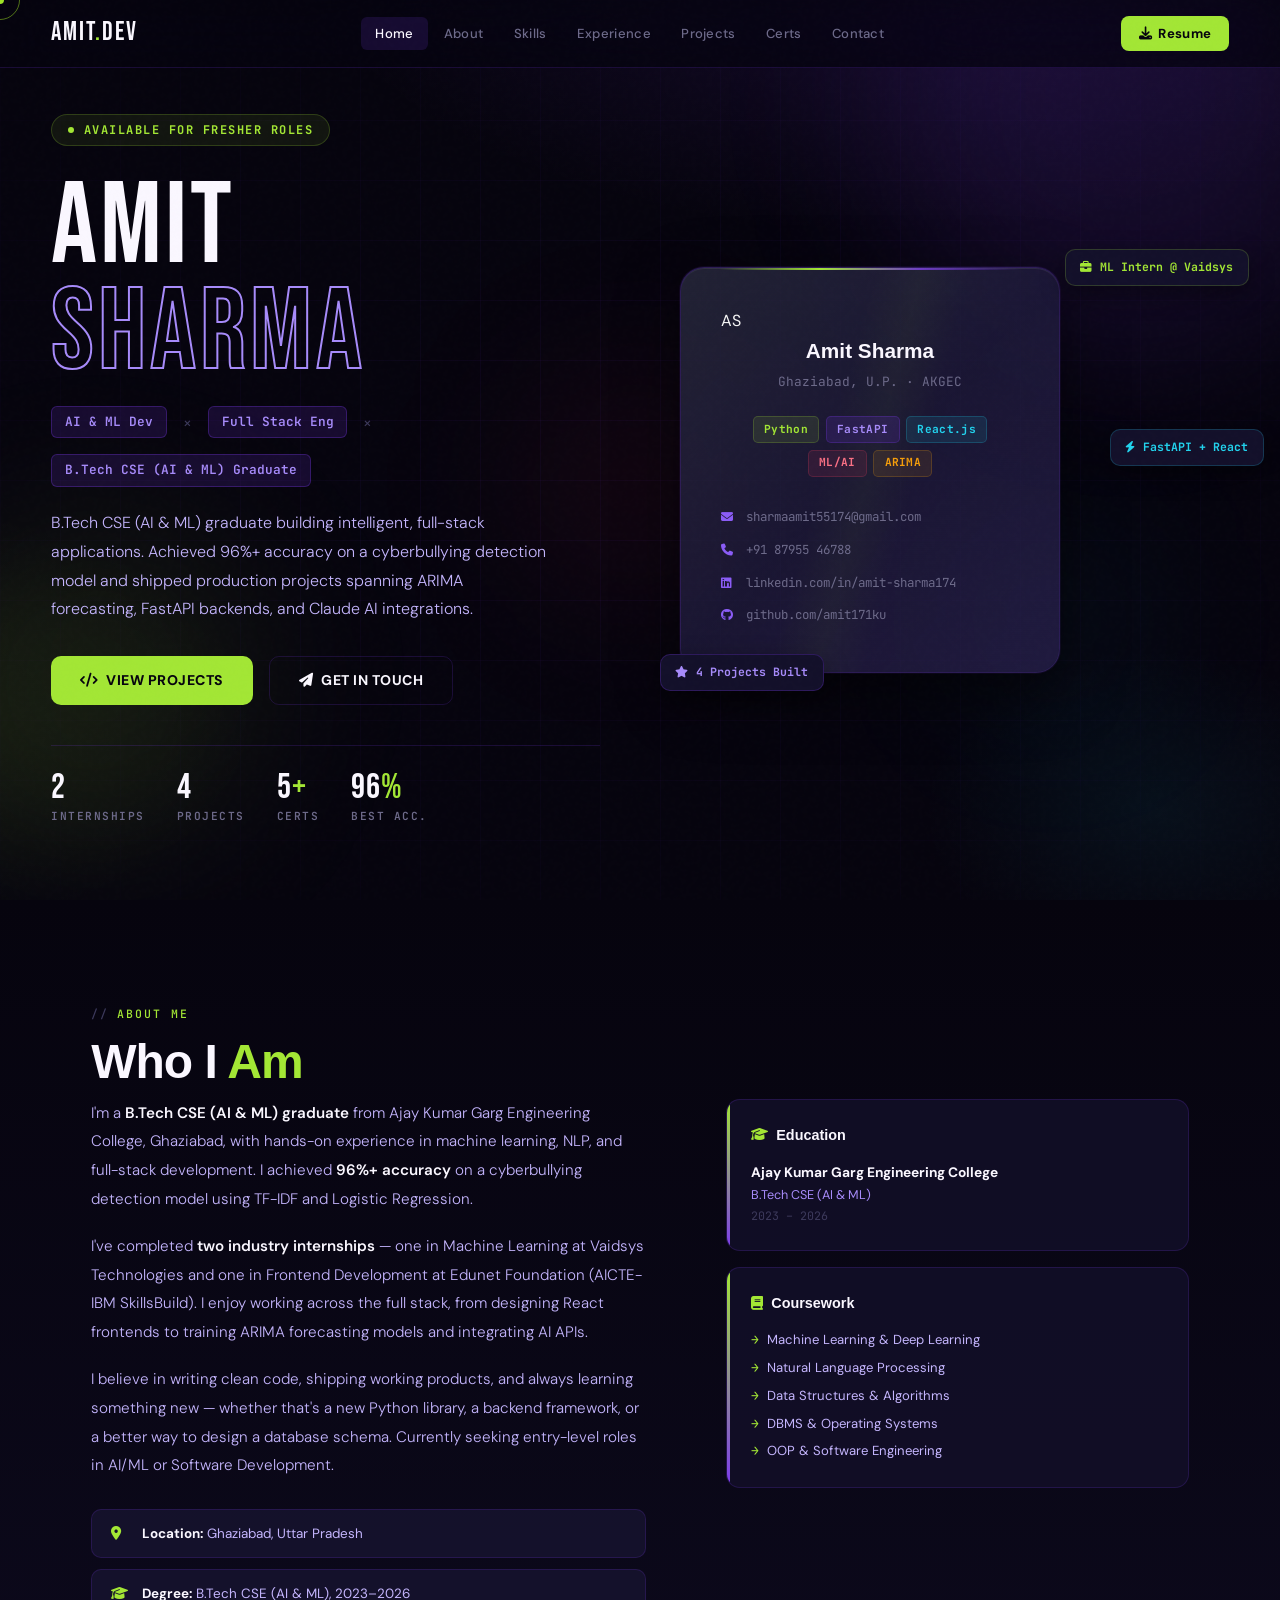
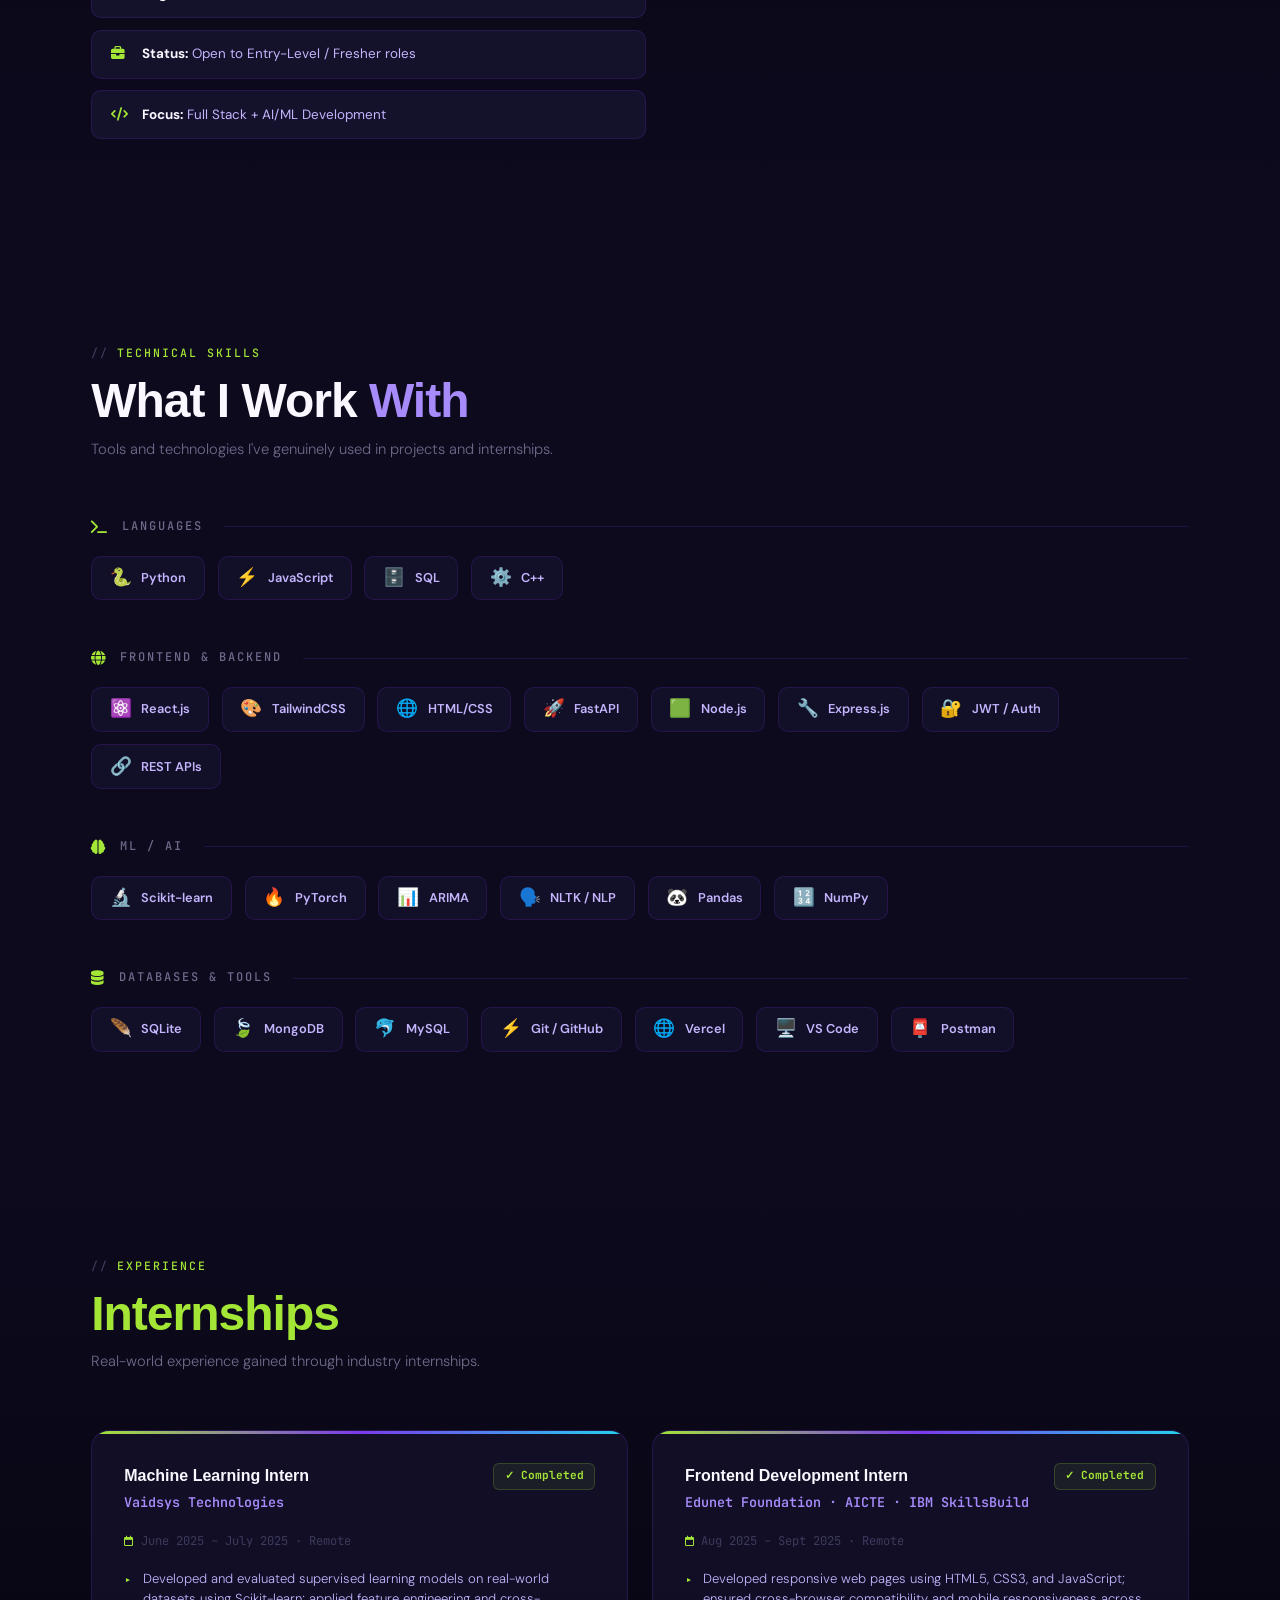
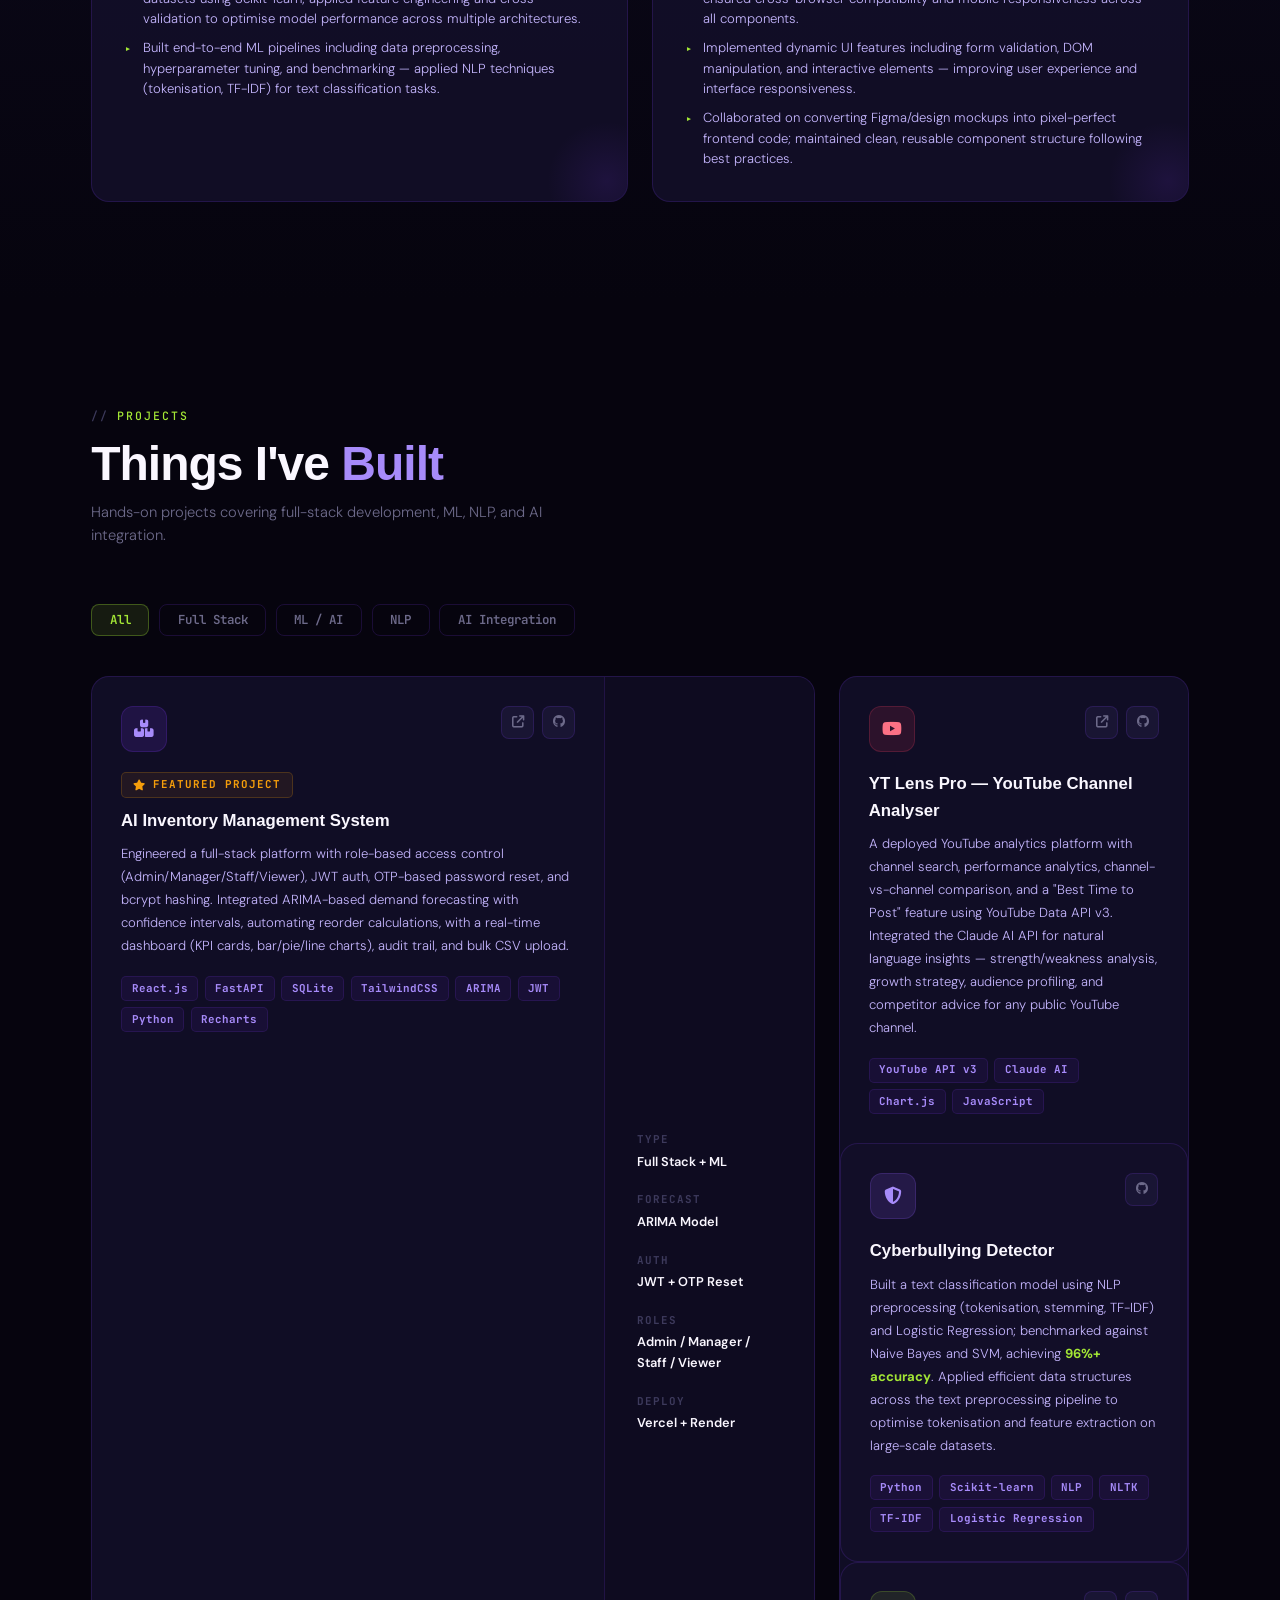
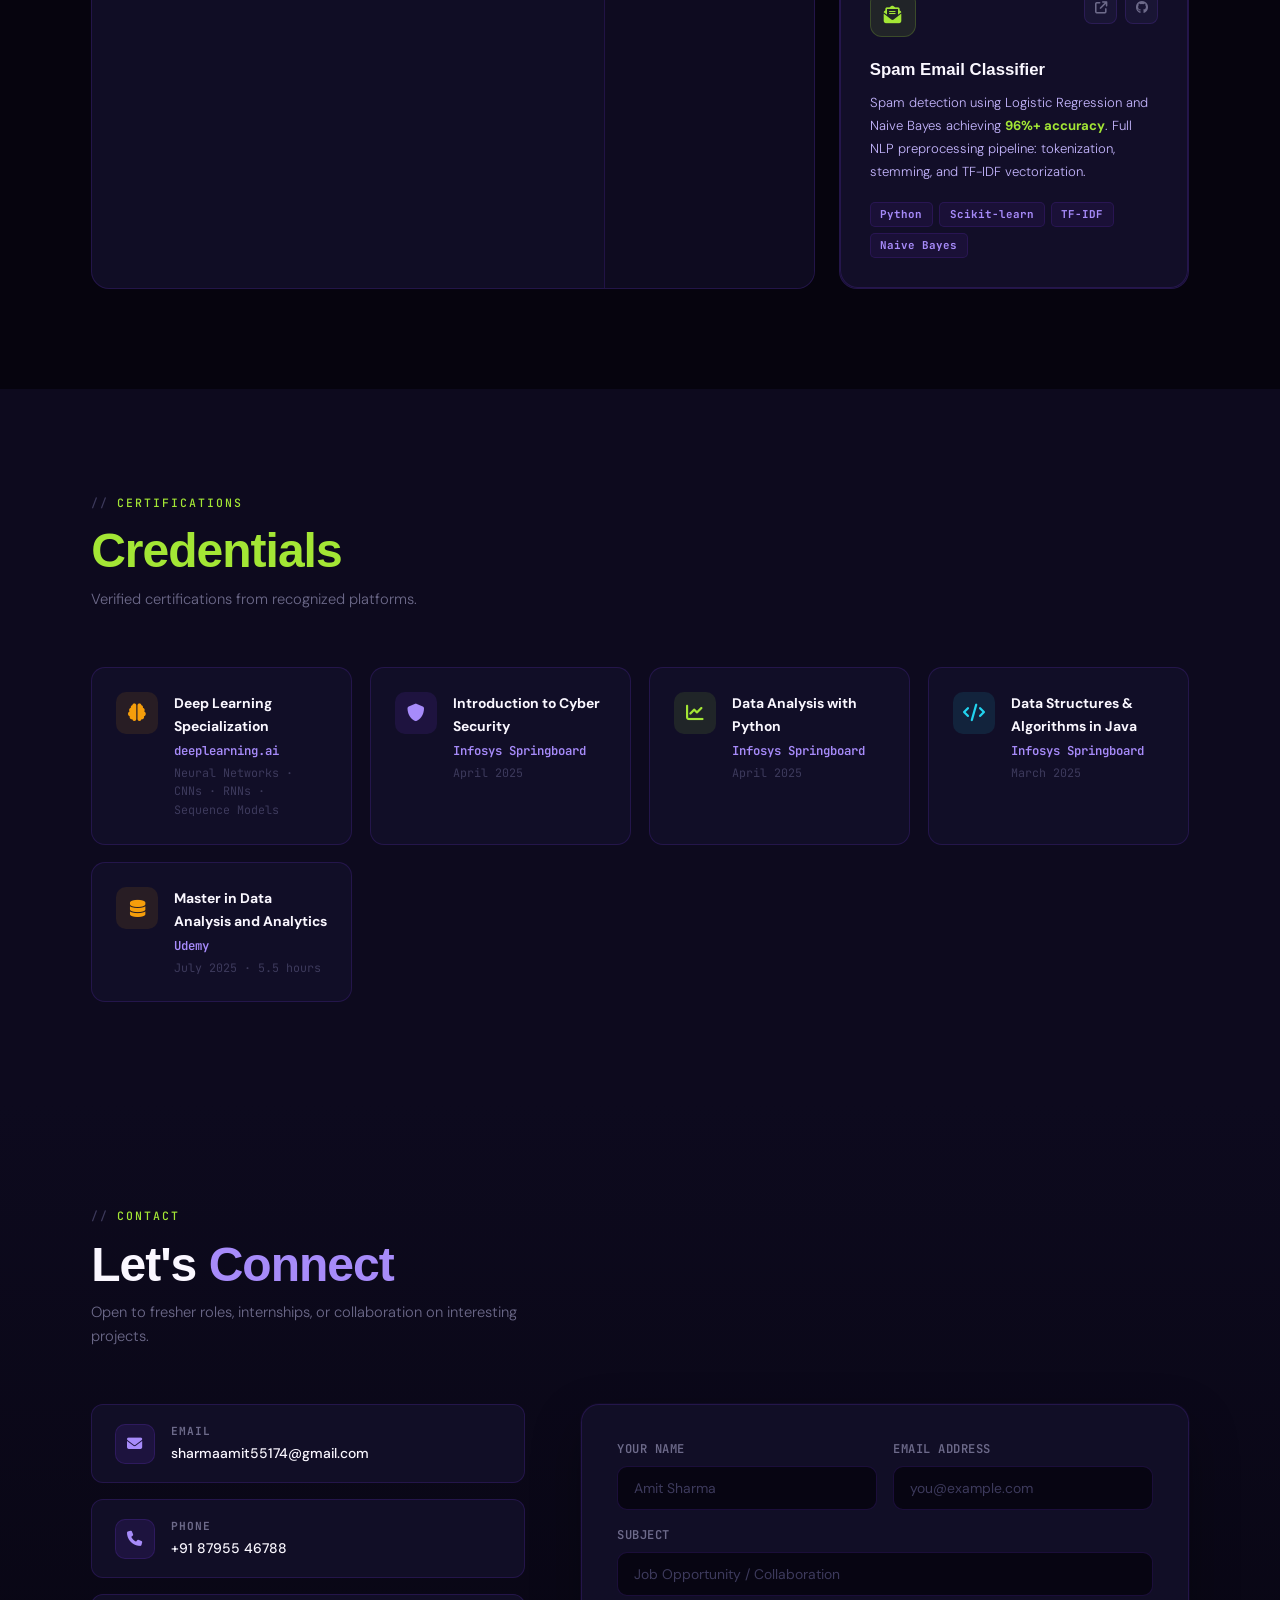
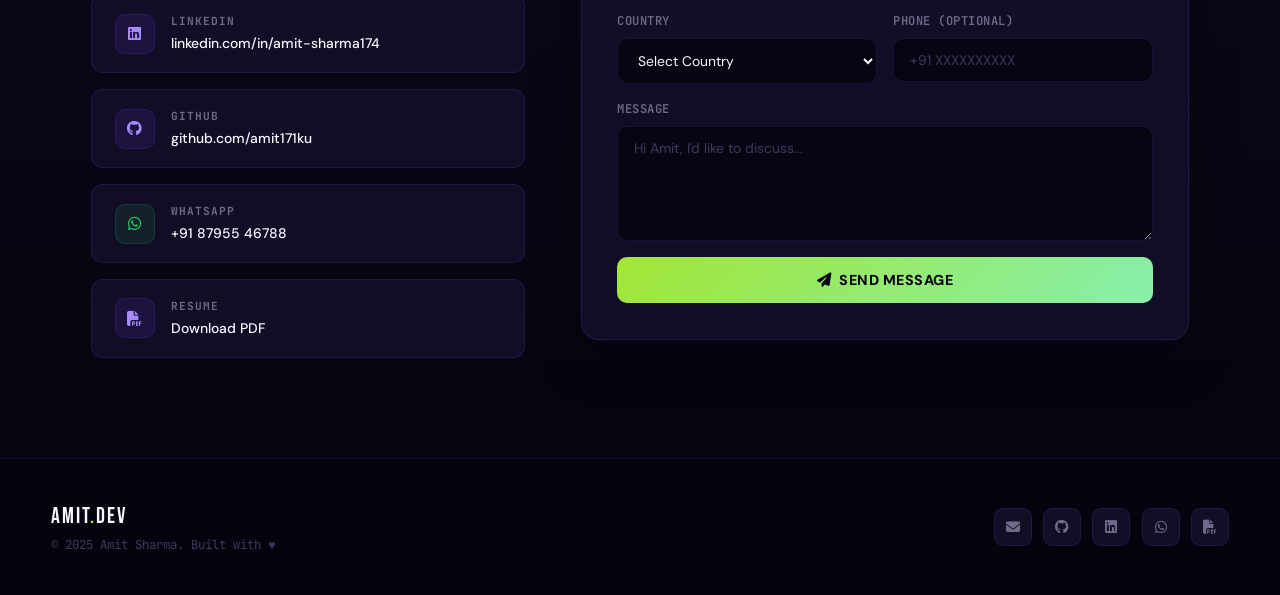
<file: index.html>
<!DOCTYPE html>
<html lang="en">
<head>
<meta charset="UTF-8"/>
<meta name="viewport" content="width=device-width,initial-scale=1"/>
<title>Amit Sharma | AI & ML Developer</title>
<link href="https://fonts.googleapis.com/css2?family=Clash+Display:wght@400;500;600;700&family=Cabinet+Grotesk:wght@300;400;500;700;800;900&family=JetBrains+Mono:wght@300;400;500&display=swap" rel="stylesheet"/>
<link href="https://fonts.googleapis.com/css2?family=Bebas+Neue&family=DM+Sans:ital,wght@0,300;0,400;0,500;0,600;1,300&display=swap" rel="stylesheet"/>
<link rel="stylesheet" href="https://cdnjs.cloudflare.com/ajax/libs/font-awesome/6.4.2/css/all.min.css"/>
<link rel="stylesheet" href="styles.css"/>
</head>
<body>

<!-- Cursor -->
<div class="cursor-dot" id="cd"></div>
<div class="cursor-ring" id="cr"></div>

<!-- Background -->
<div class="bg-scene"></div>
<div class="bg-grid"></div>
<div class="grain"></div>
<div class="orb orb-1"></div>
<div class="orb orb-2"></div>
<div class="orb orb-3"></div>
<div class="orb orb-4"></div>

<!-- ========== NAV ========== -->
<nav>
  <div class="nav-logo">AMIT<em>.</em>DEV</div>
  <div class="nav-links">
    <a href="#hero" class="active">Home</a>
    <a href="#about">About</a>
    <a href="#skills">Skills</a>
    <a href="#experience">Experience</a>
    <a href="#projects">Projects</a>
    <a href="#certifications">Certs</a>
    <a href="#contact">Contact</a>
  </div>
  <a href="https://drive.google.com/file/d/1beDQ29PFQPotC-BSXItRVUJwG29y3Wii/view?usp=sharing" target="_blank" class="nav-cta">
    <i class="fa-solid fa-download"></i> Resume
  </a>
  <button class="hamburger" id="hamburger"><i class="fa-solid fa-bars"></i></button>
</nav>
<div class="mobile-menu" id="mobileMenu">
  <a href="#hero">Home</a>
  <a href="#about">About</a>
  <a href="#skills">Skills</a>
  <a href="#experience">Experience</a>
  <a href="#projects">Projects</a>
  <a href="#certifications">Certifications</a>
  <a href="#contact">Contact</a>
  <a href="https://drive.google.com/file/d/1beDQ29PFQPotC-BSXItRVUJwG29y3Wii/view?usp=sharing" target="_blank" style="color:var(--lime)"><i class="fa-solid fa-download"></i> Download Resume</a>
</div>

<!-- ========== HERO ========== -->
<section id="hero">
  <div class="hero-inner">
    <div class="reveal">
      <div class="hero-eyebrow">
        <span class="eyebrow-dot"></span>
        Available for Fresher Roles
      </div>
      <div class="hero-name-wrap">
        <div class="hero-name-line name-plain">AMIT</div>
        <div class="hero-name-line name-outline">SHARMA</div>
      </div>
      <div class="hero-role-strip">
        <span class="role-pill">AI &amp; ML Dev</span>
        <span class="role-sep">×</span>
        <span class="role-pill">Full Stack Eng</span>
        <span class="role-sep">×</span>
        <span class="role-pill">B.Tech CSE (AI &amp; ML) Graduate</span>
      </div>
      <p class="hero-desc">
        B.Tech CSE (AI &amp; ML) graduate building intelligent, full-stack applications.
        Achieved 96%+ accuracy on a cyberbullying detection model and shipped production
        projects spanning ARIMA forecasting, FastAPI backends, and Claude AI integrations.
      </p>
      <div class="hero-btns">
        <a href="#projects" class="btn-primary"><i class="fa-solid fa-code"></i> View Projects</a>
        <a href="#contact" class="btn-ghost"><i class="fa-solid fa-paper-plane"></i> Get in Touch</a>
      </div>
      <div class="hero-stats">
        <div class="stat-item"><div class="n">2</div><div class="l">Internships</div></div>
        <div class="stat-item"><div class="n">4</div><div class="l">Projects</div></div>
        <div class="stat-item"><div class="n">5<em>+</em></div><div class="l">Certs</div></div>
        <div class="stat-item"><div class="n">96<em>%</em></div><div class="l">Best Acc.</div></div>
      </div>
    </div>

    <div class="card-3d-scene reveal rd2">
      <!-- Floating chips -->
      <div class="float-chip fc-1"><i class="fa-solid fa-briefcase"></i> ML Intern @ Vaidsys</div>
      <div class="float-chip fc-2"><i class="fa-solid fa-star"></i> 4 Projects Built</div>
      <div class="float-chip fc-3"><i class="fa-solid fa-bolt"></i> FastAPI + React</div>
      <div class="card-3d" id="card3d">
        <div class="card-shimmer"></div>
        <div class="card-avatar">
         <img 
           src="https://i.ibb.co/HfWPZTTX/file-00000000cd587209ab430c1027a13a6b.png" 
            alt="Amit Sharma"
            onerror="this.style.display='none';this.parentElement.innerHTML='AS';"
           />
        </div>
        <div class="card-name">Amit Sharma</div>
        <div class="card-sub">Ghaziabad, U.P. · AKGEC</div>
        <div class="card-chips">
          <span class="chip chip-l">Python</span>
          <span class="chip chip-v">FastAPI</span>
          <span class="chip chip-c">React.js</span>
          <span class="chip chip-r">ML/AI</span>
          <span class="chip chip-a">ARIMA</span>
        </div>
        <div class="card-contacts">
          <a href="mailto:sharmaamit55174@gmail.com" class="card-contact-item"><i class="fa-solid fa-envelope"></i> sharmaamit55174@gmail.com</a>
          <a href="tel:+918795546788" class="card-contact-item"><i class="fa-solid fa-phone"></i> +91 87955 46788</a>
          <a href="https://linkedin.com/in/amit-sharma174" target="_blank" class="card-contact-item"><i class="fa-brands fa-linkedin"></i> linkedin.com/in/amit-sharma174</a>
          <a href="https://github.com/amit171ku" target="_blank" class="card-contact-item"><i class="fa-brands fa-github"></i> github.com/amit171ku</a>
        </div>
      </div>
      <div class="hero-card-scroll-hint">
        <span>Tilt the card</span><i class="fa-solid fa-hand-pointer hint-arrow"></i>
      </div>
    </div>
  </div>
</section>

<!-- ========== ABOUT ========== -->
<section id="about">
  <div class="sec-wrap">
    <div class="sec-kicker">About Me</div>
    <h2 class="sec-title reveal">Who I <span class="hl-lime">Am</span></h2>
    <div class="about-grid">
      <div class="about-text reveal">
        <p>I'm a <strong>B.Tech CSE (AI &amp; ML) graduate</strong> from Ajay Kumar Garg Engineering College, Ghaziabad, with hands-on experience in machine learning, NLP, and full-stack development. I achieved <strong>96%+ accuracy</strong> on a cyberbullying detection model using TF-IDF and Logistic Regression.</p>
        <p>I've completed <strong>two industry internships</strong> — one in Machine Learning at Vaidsys Technologies and one in Frontend Development at Edunet Foundation (AICTE-IBM SkillsBuild). I enjoy working across the full stack, from designing React frontends to training ARIMA forecasting models and integrating AI APIs.</p>
        <p>I believe in writing clean code, shipping working products, and always learning something new — whether that's a new Python library, a backend framework, or a better way to design a database schema. Currently seeking entry-level roles in AI/ML or Software Development.</p>
        <div class="highlights">
          <div class="hl-item"><i class="fa-solid fa-location-dot"></i><span><strong>Location:</strong> Ghaziabad, Uttar Pradesh</span></div>
          <div class="hl-item"><i class="fa-solid fa-graduation-cap"></i><span><strong>Degree:</strong> B.Tech CSE (AI &amp; ML), 2023–2026</span></div>
          <div class="hl-item"><i class="fa-solid fa-briefcase"></i><span><strong>Status:</strong> Open to Entry-Level / Fresher roles</span></div>
          <div class="hl-item"><i class="fa-solid fa-code"></i><span><strong>Focus:</strong> Full Stack + AI/ML Development</span></div>
        </div>
      </div>
      <div class="info-cards reveal rd1">
        <div class="icard" id="icard-edu">
          <h4><i class="fa-solid fa-graduation-cap"></i> Education</h4>
          <div class="icard-body">
          <div class="edu-row">
            <div class="edu-school">Ajay Kumar Garg Engineering College</div>
            <div class="edu-deg">B.Tech CSE (AI &amp; ML)</div>
            <div class="edu-yr">2023 – 2026</div>
          </div>
          </div>
        </div>
        <div class="icard" id="icard-course">
          <h4><i class="fa-solid fa-book"></i> Coursework</h4>
          <div class="icard-body">
          <ul>
            <li>Machine Learning &amp; Deep Learning</li>
            <li>Natural Language Processing</li>
            <li>Data Structures &amp; Algorithms</li>
            <li>DBMS &amp; Operating Systems</li>
            <li>OOP &amp; Software Engineering</li>
          </ul>
          </div>
        </div>
      </div>
    </div>
  </div>
</section>

<!-- ========== SKILLS ========== -->
<section id="skills">
  <div class="sec-wrap">
    <div class="sec-kicker">Technical Skills</div>
    <h2 class="sec-title reveal">What I Work <span class="hl">With</span></h2>
    <p class="sec-sub reveal">Tools and technologies I've genuinely used in projects and internships.</p>
    <div class="skills-all">
      <div class="skill-cat reveal">
        <div class="cat-head"><i class="fa-solid fa-terminal"></i> Languages</div>
        <div class="skills-row">
          <div class="sk"><span class="sk-icon">🐍</span><span class="sk-name">Python</span></div>
          <div class="sk"><span class="sk-icon">⚡</span><span class="sk-name">JavaScript</span></div>
          <div class="sk"><span class="sk-icon">🗄️</span><span class="sk-name">SQL</span></div>
          <div class="sk"><span class="sk-icon">⚙️</span><span class="sk-name">C++</span></div>
        </div>
      </div>
      <div class="skill-cat reveal rd1">
        <div class="cat-head"><i class="fa-solid fa-globe"></i> Frontend &amp; Backend</div>
        <div class="skills-row">
          <div class="sk"><span class="sk-icon">⚛️</span><span class="sk-name">React.js</span></div>
          <div class="sk"><span class="sk-icon">🎨</span><span class="sk-name">TailwindCSS</span></div>
          <div class="sk"><span class="sk-icon">🌐</span><span class="sk-name">HTML/CSS</span></div>
          <div class="sk"><span class="sk-icon">🚀</span><span class="sk-name">FastAPI</span></div>
          <div class="sk"><span class="sk-icon">🟩</span><span class="sk-name">Node.js</span></div>
          <div class="sk"><span class="sk-icon">🔧</span><span class="sk-name">Express.js</span></div>
          <div class="sk"><span class="sk-icon">🔐</span><span class="sk-name">JWT / Auth</span></div>
          <div class="sk"><span class="sk-icon">🔗</span><span class="sk-name">REST APIs</span></div>
        </div>
      </div>
      <div class="skill-cat reveal rd2">
        <div class="cat-head"><i class="fa-solid fa-brain"></i> ML / AI</div>
        <div class="skills-row">
          <div class="sk"><span class="sk-icon">🔬</span><span class="sk-name">Scikit-learn</span></div>
          <div class="sk"><span class="sk-icon">🔥</span><span class="sk-name">PyTorch</span></div>
          <div class="sk"><span class="sk-icon">📊</span><span class="sk-name">ARIMA</span></div>
          <div class="sk"><span class="sk-icon">🗣️</span><span class="sk-name">NLTK / NLP</span></div>
          <div class="sk"><span class="sk-icon">🐼</span><span class="sk-name">Pandas</span></div>
          <div class="sk"><span class="sk-icon">🔢</span><span class="sk-name">NumPy</span></div>
        </div>
      </div>
      <div class="skill-cat reveal rd3">
        <div class="cat-head"><i class="fa-solid fa-database"></i> Databases &amp; Tools</div>
        <div class="skills-row">
          <div class="sk"><span class="sk-icon">🪶</span><span class="sk-name">SQLite</span></div>
          <div class="sk"><span class="sk-icon">🍃</span><span class="sk-name">MongoDB</span></div>
          <div class="sk"><span class="sk-icon">🐬</span><span class="sk-name">MySQL</span></div>
          <div class="sk"><span class="sk-icon">⚡</span><span class="sk-name">Git / GitHub</span></div>
          <div class="sk"><span class="sk-icon">🌐</span><span class="sk-name">Vercel</span></div>
          <div class="sk"><span class="sk-icon">🖥️</span><span class="sk-name">VS Code</span></div>
          <div class="sk"><span class="sk-icon">📮</span><span class="sk-name">Postman</span></div>
        </div>
      </div>
    </div>

    <!-- Mobile Swipeable Skills -->
    <div class="mob-skills-swiper" id="mobSkillsSwiper">
      <div class="mob-skill-group">
        <div class="mob-skill-group-title"><i class="fa-solid fa-terminal"></i> Languages</div>
        <div class="mob-skill-pills">
          <span class="mob-skill-pill">🐍 Python</span>
          <span class="mob-skill-pill">⚡ JavaScript</span>
          <span class="mob-skill-pill">🗄️ SQL</span>
          <span class="mob-skill-pill">⚙️ C++</span>
        </div>
      </div>
      <div class="mob-skill-group">
        <div class="mob-skill-group-title"><i class="fa-solid fa-globe"></i> Frontend &amp; Backend</div>
        <div class="mob-skill-pills">
          <span class="mob-skill-pill">⚛️ React.js</span>
          <span class="mob-skill-pill">🎨 Tailwind</span>
          <span class="mob-skill-pill">🚀 FastAPI</span>
          <span class="mob-skill-pill">🟩 Node.js</span>
          <span class="mob-skill-pill">🔧 Express</span>
          <span class="mob-skill-pill">🔐 JWT Auth</span>
          <span class="mob-skill-pill">🔗 REST APIs</span>
        </div>
      </div>
      <div class="mob-skill-group">
        <div class="mob-skill-group-title"><i class="fa-solid fa-brain"></i> ML / AI</div>
        <div class="mob-skill-pills">
          <span class="mob-skill-pill">🔬 Scikit-learn</span>
          <span class="mob-skill-pill">🔥 PyTorch</span>
          <span class="mob-skill-pill">📊 ARIMA</span>
          <span class="mob-skill-pill">🗣️ NLTK/NLP</span>
          <span class="mob-skill-pill">🐼 Pandas</span>
          <span class="mob-skill-pill">🔢 NumPy</span>
        </div>
      </div>
      <div class="mob-skill-group">
        <div class="mob-skill-group-title"><i class="fa-solid fa-database"></i> Databases &amp; Tools</div>
        <div class="mob-skill-pills">
          <span class="mob-skill-pill">🍃 MongoDB</span>
          <span class="mob-skill-pill">🐬 MySQL</span>
          <span class="mob-skill-pill">🪶 SQLite</span>
          <span class="mob-skill-pill">⚡ Git</span>
          <span class="mob-skill-pill">📮 Postman</span>
        </div>
      </div>
    </div>
    <div class="swiper-dots" id="swiperDots" style="display:none"></div>
  </div>
</section>

<!-- ========== EXPERIENCE ========== -->
<section id="experience">
  <div class="sec-wrap">
    <div class="sec-kicker">Experience</div>
    <h2 class="sec-title reveal"><span class="hl-lime">Internships</span></h2>
    <p class="sec-sub reveal">Real-world experience gained through industry internships.</p>
    <div class="exp-timeline">
      <div class="exp-card reveal">
        <div class="exp-top">
          <div>
            <div class="exp-role-name">Machine Learning Intern</div>
            <div class="exp-co">Vaidsys Technologies</div>
          </div>
          <div class="exp-badge">✓ Completed</div>
        </div>
        <div class="exp-when"><i class="fa-regular fa-calendar"></i> June 2025 – July 2025 · Remote</div>
        <ul class="exp-list">
          <li>Developed and evaluated supervised learning models on real-world datasets using Scikit-learn; applied feature engineering and cross-validation to optimise model performance across multiple architectures.</li>
          <li>Built end-to-end ML pipelines including data preprocessing, hyperparameter tuning, and benchmarking — applied NLP techniques (tokenisation, TF-IDF) for text classification tasks.</li>
        </ul>
      </div>
      <div class="exp-card reveal rd1">
        <div class="exp-top">
          <div>
            <div class="exp-role-name">Frontend Development Intern</div>
            <div class="exp-co">Edunet Foundation · AICTE · IBM SkillsBuild</div>
          </div>
          <div class="exp-badge">✓ Completed</div>
        </div>
        <div class="exp-when"><i class="fa-regular fa-calendar"></i> Aug 2025 – Sept 2025 · Remote</div>
        <ul class="exp-list">
          <li>Developed responsive web pages using HTML5, CSS3, and JavaScript; ensured cross-browser compatibility and mobile responsiveness across all components.</li>
          <li>Implemented dynamic UI features including form validation, DOM manipulation, and interactive elements — improving user experience and interface responsiveness.</li>
          <li>Collaborated on converting Figma/design mockups into pixel-perfect frontend code; maintained clean, reusable component structure following best practices.</li>
        </ul>
      </div>
    </div>
  </div>
</section>

<!-- ========== PROJECTS ========== -->
<section id="projects">
  <div class="sec-wrap">
    <div class="sec-kicker">Projects</div>
    <h2 class="sec-title reveal">Things I've <span class="hl">Built</span></h2>
    <p class="sec-sub reveal">Hands-on projects covering full-stack development, ML, NLP, and AI integration.</p>
    <div class="proj-filter reveal">
      <button class="pf-btn active" data-filter="all">All</button>
      <button class="pf-btn" data-filter="fullstack">Full Stack</button>
      <button class="pf-btn" data-filter="ml">ML / AI</button>
      <button class="pf-btn" data-filter="nlp">NLP</button>
      <button class="pf-btn" data-filter="ai">AI Integration</button>
    </div>
    <div class="proj-grid" id="projGrid">

      <!-- Featured -->
      <div class="proj-card featured" data-type="fullstack ml">
        <div class="proj-main">
          <div class="proj-head">
            <div class="proj-ico"><i class="fa-solid fa-boxes-stacked"></i></div>
            <div class="proj-links">
              <a href="https://ai-in.vercel.app" target="_blank" class="proj-lnk" title="Live Demo"><i class="fa-solid fa-arrow-up-right-from-square"></i></a>
              <a href="https://github.com/amit171ku/AI-inventory-System" target="_blank" class="proj-lnk" title="GitHub"><i class="fa-brands fa-github"></i></a>
            </div>
          </div>
          <div class="proj-body">
            <div class="featured-label"><i class="fa-solid fa-star"></i> Featured Project</div>
            <div class="proj-name">AI Inventory Management System</div>
            <p class="proj-desc">Engineered a full-stack platform with role-based access control (Admin/Manager/Staff/Viewer), JWT auth, OTP-based password reset, and bcrypt hashing. Integrated ARIMA-based demand forecasting with confidence intervals, automating reorder calculations, with a real-time dashboard (KPI cards, bar/pie/line charts), audit trail, and bulk CSV upload.</p>
            <div class="proj-stack">
              <span class="stk">React.js</span><span class="stk">FastAPI</span>
              <span class="stk">SQLite</span><span class="stk">TailwindCSS</span>
              <span class="stk">ARIMA</span><span class="stk">JWT</span>
              <span class="stk">Python</span><span class="stk">Recharts</span>
            </div>
          </div>
        </div>
        <div class="proj-sidebar">
          <div class="side-row"><div class="sl">Type</div><div class="sv">Full Stack + ML</div></div>
          <div class="side-row"><div class="sl">Forecast</div><div class="sv">ARIMA Model</div></div>
          <div class="side-row"><div class="sl">Auth</div><div class="sv">JWT + OTP Reset</div></div>
          <div class="side-row"><div class="sl">Roles</div><div class="sv">Admin / Manager / Staff / Viewer </div></div>
          <div class="side-row"><div class="sl">Deploy</div><div class="sv">Vercel + Render</div></div>
        </div>
      </div>

      <!-- YT Lens Pro -->
      <div class="proj-card" data-type="fullstack ai">
        <div class="proj-main">
        <div class="proj-head">
          <div class="proj-ico" style="background:rgba(244,63,94,.12);color:#fb7185;border-color:rgba(244,63,94,.2)"><i class="fa-brands fa-youtube"></i></div>
          <div class="proj-links">
            <a href="https://youtube-channel-stats-viewer.vercel.app/" target="_blank" class="proj-lnk" title="Live Demo"><i class="fa-solid fa-arrow-up-right-from-square"></i></a>
            <a href="https://github.com/amit171ku/youtube-channel-stats-viewer" target="_blank" class="proj-lnk" title="GitHub"><i class="fa-brands fa-github"></i></a>
          </div>
        </div>
        <div class="proj-body">
          <div class="proj-name">YT Lens Pro — YouTube Channel Analyser</div>
          <p class="proj-desc">A deployed YouTube analytics platform with channel search, performance analytics, channel-vs-channel comparison, and a "Best Time to Post" feature using YouTube Data API v3. Integrated the Claude AI API for natural language insights — strength/weakness analysis, growth strategy, audience profiling, and competitor advice for any public YouTube channel.</p>
          <div class="proj-stack">
            <span class="stk">YouTube API v3</span><span class="stk">Claude AI</span>
            <span class="stk">Chart.js</span><span class="stk">JavaScript</span>
          </div>
        </div>
      </div>

      <!-- Cyberbullying Detector -->
      <div class="proj-card" data-type="ml nlp">
        <div class="proj-head">
          <div class="proj-ico" style="background:rgba(139,92,246,.15);color:var(--violet3);border-color:rgba(139,92,246,.2)"><i class="fa-solid fa-shield-halved"></i></div>
          <div class="proj-links">
            <a href="https://github.com/amit171ku/cyberbullying-detector" target="_blank" class="proj-lnk"><i class="fa-brands fa-github"></i></a>
          </div>
        </div>
        <div class="proj-body">
          <div class="proj-name">Cyberbullying Detector</div>
          <p class="proj-desc">Built a text classification model using NLP preprocessing (tokenisation, stemming, TF-IDF) and Logistic Regression; benchmarked against Naive Bayes and SVM, achieving <strong style="color:var(--lime)">96%+ accuracy</strong>. Applied efficient data structures across the text preprocessing pipeline to optimise tokenisation and feature extraction on large-scale datasets.</p>
          <div class="proj-stack">
            <span class="stk">Python</span><span class="stk">Scikit-learn</span>
            <span class="stk">NLP</span><span class="stk">NLTK</span><span class="stk">TF-IDF</span><span class="stk">Logistic Regression</span>
          </div>
        </div>
      </div>

      <!-- Spam Classifier -->
      <div class="proj-card" data-type="ml nlp">
        <div class="proj-main">
        <div class="proj-head">
          <div class="proj-ico" style="background:rgba(163,230,53,.1);color:var(--lime);border-color:rgba(163,230,53,.2)"><i class="fa-solid fa-envelope-open-text"></i></div>
          <div class="proj-links">
            <a href="https://spam-classifier-drab.vercel.app/" target="_blank" class="proj-lnk" title="Live Demo"><i class="fa-solid fa-arrow-up-right-from-square"></i></a>
            <a href="https://github.com/amit171ku/spam-classifier" target="_blank" class="proj-lnk"><i class="fa-brands fa-github"></i></a>
          </div>
        </div>
        <div class="proj-body">
          <div class="proj-name">Spam Email Classifier</div>
          <p class="proj-desc">Spam detection using Logistic Regression and Naive Bayes achieving <strong style="color:var(--lime)">96%+ accuracy</strong>. Full NLP preprocessing pipeline: tokenization, stemming, and TF-IDF vectorization.</p>
          <div class="proj-stack">
            <span class="stk">Python</span><span class="stk">Scikit-learn</span>
            <span class="stk">TF-IDF</span><span class="stk">Naive Bayes</span>
          </div>
        </div>
      </div>

    </div>
  </div>
</section>

<!-- ========== CERTIFICATIONS ========== -->
<section id="certifications">
  <div class="sec-wrap">
    <div class="sec-kicker">Certifications</div>
    <h2 class="sec-title reveal"><span class="hl-lime">Credentials</span></h2>
    <p class="sec-sub reveal">Verified certifications from recognized platforms.</p>
    <div class="cert-grid">
      <div class="cert-card reveal"><div class="cert-ico ci-a"><i class="fa-solid fa-brain"></i></div><div><div class="cert-name">Deep Learning Specialization</div><div class="cert-by">deeplearning.ai</div><div class="cert-dt">Neural Networks · CNNs · RNNs · Sequence Models</div></div></div>
      <div class="cert-card reveal rd1"><div class="cert-ico ci-v"><i class="fa-solid fa-shield"></i></div><div><div class="cert-name">Introduction to Cyber Security</div><div class="cert-by">Infosys Springboard</div><div class="cert-dt">April 2025</div></div></div>
      <div class="cert-card reveal rd2"><div class="cert-ico ci-l"><i class="fa-solid fa-chart-line"></i></div><div><div class="cert-name">Data Analysis with Python</div><div class="cert-by">Infosys Springboard</div><div class="cert-dt">April 2025</div></div></div>
      <div class="cert-card reveal rd3"><div class="cert-ico ci-c"><i class="fa-solid fa-code"></i></div><div><div class="cert-name">Data Structures &amp; Algorithms in Java</div><div class="cert-by">Infosys Springboard</div><div class="cert-dt">March 2025</div></div></div>
      <div class="cert-card reveal"><div class="cert-ico ci-a"><i class="fa-solid fa-database"></i></div><div><div class="cert-name">Master in Data Analysis and Analytics</div><div class="cert-by">Udemy</div><div class="cert-dt">July 2025 · 5.5 hours</div></div></div>
    </div>
  </div>
</section>

<!-- ========== CONTACT ========== -->
<section id="contact">
  <div class="sec-wrap">
    <div class="sec-kicker">Contact</div>
    <h2 class="sec-title reveal">Let's <span class="hl">Connect</span></h2>
    <p class="sec-sub reveal">Open to fresher roles, internships, or collaboration on interesting projects.</p>
    <div class="contact-grid">
      <div class="contact-links reveal">
        <a href="mailto:sharmaamit55174@gmail.com" class="clink"><div class="clink-ico"><i class="fa-solid fa-envelope"></i></div><div><div class="clink-label">Email</div><div class="clink-val">sharmaamit55174@gmail.com</div></div></a>
        <a href="tel:+918795546788" class="clink"><div class="clink-ico"><i class="fa-solid fa-phone"></i></div><div><div class="clink-label">Phone</div><div class="clink-val">+91 87955 46788</div></div></a>
        <a href="https://linkedin.com/in/amit-sharma174" target="_blank" class="clink"><div class="clink-ico"><i class="fa-brands fa-linkedin"></i></div><div><div class="clink-label">LinkedIn</div><div class="clink-val">linkedin.com/in/amit-sharma174</div></div></a>
        <a href="https://github.com/amit171ku" target="_blank" class="clink"><div class="clink-ico"><i class="fa-brands fa-github"></i></div><div><div class="clink-label">GitHub</div><div class="clink-val">github.com/amit171ku</div></div></a>
        <a href="https://wa.me/918795546788" target="_blank" class="clink"><div class="clink-ico" style="background:rgba(37,211,102,.1);color:#25d366;border-color:rgba(37,211,102,.15)"><i class="fa-brands fa-whatsapp"></i></div><div><div class="clink-label">WhatsApp</div><div class="clink-val">+91 87955 46788</div></div></a>
        <a href="https://drive.google.com/file/d/1beDQ29PFQPotC-BSXItRVUJwG29y3Wii/view?usp=sharing" target="_blank" class="clink"><div class="clink-ico"><i class="fa-solid fa-file-pdf"></i></div><div><div class="clink-label">Resume</div><div class="clink-val">Download PDF</div></div></a>
      </div>
      <div class="cform-wrap reveal rd1">
        <form id="contactForm" action="https://formspree.io/f/mjkrrjor" method="POST" autocomplete="off" novalidate>
          <div class="frow">
            <div class="fg"><label>Your Name</label><input type="text" name="name" placeholder="Amit Sharma" required/></div>
            <div class="fg"><label>Email Address</label><input type="email" name="email" placeholder="you@example.com" required/></div>
          </div>
          <div class="fg"><label>Subject</label><input type="text" name="subject" placeholder="Job Opportunity / Collaboration" required/></div>
          <div class="frow">
            <div class="fg"><label>Country</label><select name="country"><option value="">Select Country</option><option>India</option><option>USA</option><option>UK</option><option>Canada</option><option>Germany</option><option>Other</option></select></div>
            <div class="fg"><label>Phone (optional)</label><input type="tel" name="phone" placeholder="+91 XXXXXXXXXX"/></div>
          </div>
          <div class="fg"><label>Message</label><textarea name="message" placeholder="Hi Amit, I'd like to discuss..." required></textarea></div>
          <button type="submit" class="f-submit"><i class="fa-solid fa-paper-plane"></i> Send Message</button>
        </form>
        <div id="form-success">✅ Message sent! I'll get back to you soon.</div>
      </div>
    </div>
  </div>
</section>

<!-- ========== FOOTER ========== -->
<footer>
  <div>
    <div class="ft-brand">AMIT<em>.</em>DEV</div>
    <div class="ft-copy">© 2025 Amit Sharma. Built with ♥</div>
  </div>
  <div class="ft-socials">
    <a href="mailto:sharmaamit55174@gmail.com" class="soc"><i class="fa-solid fa-envelope"></i></a>
    <a href="https://github.com/amit171ku" target="_blank" class="soc"><i class="fa-brands fa-github"></i></a>
    <a href="https://linkedin.com/in/amit-sharma174" target="_blank" class="soc"><i class="fa-brands fa-linkedin"></i></a>
    <a href="https://wa.me/918795546788" target="_blank" class="soc"><i class="fa-brands fa-whatsapp"></i></a>
    <a href="https://drive.google.com/file/d/1beDQ29PFQPotC-BSXItRVUJwG29y3Wii/view?usp=sharing" target="_blank" class="soc"><i class="fa-solid fa-file-pdf"></i></a>
  </div>
</footer>

<!-- Scroll Top -->
<button id="stbtn"><i class="fa-solid fa-chevron-up"></i></button>

<!-- Mobile Bottom Navigation -->
<nav class="mob-nav" id="mobNav">
  <a href="#hero"     class="mob-nav-item haptic-btn active" data-sec="hero"><i class="fa-solid fa-house"></i><span>Home</span></a>
  <a href="#about"    class="mob-nav-item haptic-btn" data-sec="about"><i class="fa-solid fa-user"></i><span>About</span></a>
  <a href="#skills"   class="mob-nav-item haptic-btn" data-sec="skills"><i class="fa-solid fa-code"></i><span>Skills</span></a>
  <a href="#projects" class="mob-nav-item haptic-btn" data-sec="projects"><i class="fa-solid fa-folder-open"></i><span>Projects</span></a>
  <a href="#contact"  class="mob-nav-item haptic-btn" data-sec="contact"><i class="fa-solid fa-paper-plane"></i><span>Contact</span></a>
</nav>

<!-- Toast Container -->
<div class="toast-container" id="toastContainer"></div>

<!-- Pull-to-refresh Indicator -->
<div class="ptr-indicator" id="ptrIndicator">
  <i class="fa-solid fa-rotate-right ptr-spin"></i> Refreshing...
</div>

<script src="script.js"></script>
</body>
</html>
</file>
<file: styles.css>
/* ===================== ROOTS & TOKENS ===================== */
:root{
  /* New Premium Palette: Deep Violet + Electric Lime + Warm Cream */
  --void: #06040e;
  --deep: #0d0a1e;
  --surface: #13102a;
  --glass: #1c1838;
  --glass2: #231f42;

  --violet: #7c3aed;
  --violet2: #8b5cf6;
  --violet3: #a78bfa;
  --lime: #a3e635;
  --lime2: #bef264;
  --lime3: #d9f99d;
  --rose: #f43f5e;
  --amber: #f59e0b;
  --cyan: #22d3ee;
  --teal: #14b8a6;

  --text: #faf7ff;
  --text2: #c4b5fd;
  --text3: #6d6a8a;
  --text4: #3d3a5c;

  --border: rgba(124,58,237,.18);
  --border2: rgba(163,230,53,.12);
  --glow-v: rgba(124,58,237,.35);
  --glow-l: rgba(163,230,53,.25);

  --font-display: 'Bebas Neue', sans-serif;
  --font-head: 'Cabinet Grotesk', sans-serif;
  --font-body: 'DM Sans', sans-serif;
  --font-mono: 'JetBrains Mono', monospace;
}

/* ===================== RESET ===================== */
*,*::before,*::after{box-sizing:border-box;margin:0;padding:0}
html{scroll-behavior:smooth;overflow-x:hidden}
body{
  font-family: var(--font-body);
  background: var(--void);
  color: var(--text);
  overflow-x: hidden;
  line-height: 1.6;
  cursor: none;
}

/* ===================== CUSTOM CURSOR ===================== */
.cursor-dot{
  position:fixed;width:8px;height:8px;
  background: var(--lime);border-radius:50%;
  pointer-events:none;z-index:99999;
  transform:translate(-50%,-50%);
  transition:transform .1s;
  mix-blend-mode: difference;
}
.cursor-ring{
  position:fixed;width:40px;height:40px;
  border:1.5px solid rgba(163,230,53,.5);border-radius:50%;
  pointer-events:none;z-index:99998;
  transform:translate(-50%,-50%);
  transition:all .15s ease;
  mix-blend-mode: difference;
}
body:hover .cursor-dot{opacity:1}

/* ===================== BACKGROUND ===================== */
.bg-scene{
  position:fixed;inset:0;z-index:0;
  background: radial-gradient(ellipse 80% 60% at 70% -10%, rgba(124,58,237,.15) 0%, transparent 60%),
              radial-gradient(ellipse 50% 40% at -10% 80%, rgba(163,230,53,.08) 0%, transparent 60%),
              radial-gradient(ellipse 30% 30% at 90% 90%, rgba(34,211,238,.06) 0%, transparent 60%),
              var(--void);
}

/* Grid lines */
.bg-grid{
  position:fixed;inset:0;z-index:0;
  background-image:
    linear-gradient(rgba(124,58,237,.05) 1px, transparent 1px),
    linear-gradient(90deg, rgba(124,58,237,.05) 1px, transparent 1px);
  background-size:60px 60px;
  mask-image: radial-gradient(ellipse 80% 80% at 50% 50%, black 20%, transparent 100%);
}

/* Floating orbs */
.orb{position:fixed;border-radius:50%;filter:blur(80px);pointer-events:none;z-index:0;}
.orb-1{width:500px;height:500px;background:rgba(124,58,237,.12);top:-150px;right:-100px;animation:orb-move-1 20s ease-in-out infinite alternate;}
.orb-2{width:350px;height:350px;background:rgba(163,230,53,.07);bottom:5%;left:-80px;animation:orb-move-2 16s ease-in-out infinite alternate;}
.orb-3{width:250px;height:250px;background:rgba(244,63,94,.06);top:40%;left:40%;animation:orb-move-3 24s ease-in-out infinite alternate;}
.orb-4{width:200px;height:200px;background:rgba(34,211,238,.05);bottom:20%;right:10%;animation:orb-move-1 18s ease-in-out infinite alternate-reverse;}

@keyframes orb-move-1{to{transform:translate(-60px, 100px) scale(1.1)}}
@keyframes orb-move-2{to{transform:translate(80px, -60px) scale(.9)}}
@keyframes orb-move-3{to{transform:translate(-50px, 50px) rotate(20deg)}}

/* Grain texture */
.grain{
  position:fixed;inset:0;z-index:9999;pointer-events:none;
  background-image:url("data:image/svg+xml,%3Csvg viewBox='0 0 200 200' xmlns='http://www.w3.org/2000/svg'%3E%3Cfilter id='n'%3E%3CfeTurbulence type='fractalNoise' baseFrequency='.85' numOctaves='4' stitchTiles='stitch'/%3E%3C/filter%3E%3Crect width='100%25' height='100%25' filter='url(%23n)' opacity='.04'/%3E%3C/svg%3E");
  opacity:.35;
}

/* ===================== NAV ===================== */
nav{
  position:fixed;top:0;left:0;right:0;z-index:1000;
  padding:0 4%;height:68px;
  display:flex;align-items:center;justify-content:space-between;
  background:rgba(6,4,14,.8);
  backdrop-filter:blur(24px) saturate(180%);
  border-bottom:1px solid var(--border);
}
.nav-logo{
  font-family: var(--font-display);
  font-size:1.6rem;letter-spacing:2px;
  color:var(--text);
}
.nav-logo em{color:var(--lime);font-style:normal;}
.nav-links{display:flex;gap:.1rem;align-items:center}
.nav-links a{
  color:var(--text3);font-size:.82rem;font-weight:500;
  padding:.4rem .9rem;border-radius:6px;
  transition:all .2s;text-decoration:none;
  font-family: var(--font-body);
  letter-spacing:.3px;
}
.nav-links a:hover,.nav-links a.active{color:var(--text);background:rgba(124,58,237,.15)}
.nav-cta{
  background:var(--lime);color:var(--void);padding:.42rem 1.1rem;
  border-radius:8px;font-size:.82rem;font-weight:700;
  text-decoration:none;transition:all .2s;
  display:flex;align-items:center;gap:.4rem;
  font-family: var(--font-body);
  letter-spacing:.3px;
}
.nav-cta:hover{background:var(--lime2);transform:translateY(-1px);box-shadow:0 6px 20px var(--glow-l)}
.hamburger{display:none;background:none;border:none;color:var(--text);font-size:1.3rem;cursor:pointer}
.mobile-menu{
  display:none;flex-direction:column;
  position:fixed;top:68px;left:0;right:0;
  background:rgba(6,4,14,.97);backdrop-filter:blur(20px);
  padding:1.5rem 5%;gap:.4rem;
  border-bottom:1px solid var(--border);z-index:999;
}
.mobile-menu.open{display:flex}
.mobile-menu a{color:var(--text2);padding:.7rem 1rem;border-radius:8px;text-decoration:none;font-weight:500;transition:all .2s;}
.mobile-menu a:hover{color:var(--text);background:rgba(124,58,237,.12)}

/* ===================== SECTIONS ===================== */
section{position:relative;z-index:1}

/* ===================== HERO ===================== */
#hero{
  min-height:100vh;display:flex;align-items:center;
  padding:100px 4% 60px;
  perspective: 1000px;
}
.hero-inner{
  max-width:1200px;margin:0 auto;width:100%;
  display:grid;grid-template-columns:1fr 1fr;gap:5rem;align-items:center;
}

/* Hero Text */
.hero-eyebrow{
  display:inline-flex;align-items:center;gap:.6rem;
  background:rgba(163,230,53,.08);
  border:1px solid rgba(163,230,53,.2);
  color:var(--lime);padding:.35rem 1rem;border-radius:99px;
  font-size:.75rem;font-weight:700;letter-spacing:1.5px;
  text-transform:uppercase;margin-bottom:1.8rem;
  font-family: var(--font-mono);
}
.eyebrow-dot{
  width:6px;height:6px;border-radius:50%;
  background:var(--lime);animation:blink 1.8s infinite;
}
@keyframes blink{0%,100%{opacity:1}50%{opacity:.2}}

.hero-name-wrap{margin-bottom:1.2rem;overflow:hidden}
.hero-name-line{
  font-family: var(--font-display);
  font-size: clamp(4.5rem, 9vw, 8rem);
  line-height:.92;
  letter-spacing:3px;
}
.name-plain{color:var(--text)}
.name-outline{
  color:transparent;
  -webkit-text-stroke:2px var(--violet3);
  letter-spacing:4px;
}
.name-accent{
  color:var(--lime);
  text-shadow: 0 0 40px rgba(163,230,53,.4), 0 0 80px rgba(163,230,53,.15);
}

.hero-role-strip{
  display:flex;align-items:center;gap:1rem;
  margin-bottom:1.4rem;flex-wrap:wrap;
}
.role-pill{
  background:rgba(124,58,237,.15);
  border:1px solid rgba(124,58,237,.3);
  color:var(--violet3);
  padding:.3rem .8rem;border-radius:6px;
  font-size:.8rem;font-weight:600;
  font-family: var(--font-mono);
}
.role-sep{color:var(--text4);font-size:1rem}

.hero-desc{
  color:var(--text2);font-size:1rem;
  max-width:500px;line-height:1.8;margin-bottom:2rem;
  font-weight:300;
}

.hero-btns{display:flex;gap:1rem;flex-wrap:wrap;margin-bottom:2.5rem}
.btn-primary{
  background:var(--lime);color:var(--void);
  padding:.75rem 1.8rem;border-radius:10px;font-weight:800;
  font-size:.88rem;text-decoration:none;
  transition:all .3s;display:flex;align-items:center;gap:.5rem;
  border:none;cursor:pointer;font-family: var(--font-body);
  letter-spacing:.5px;text-transform:uppercase;
}
.btn-primary:hover{
  background:var(--lime2);transform:translateY(-3px);
  box-shadow:0 12px 35px var(--glow-l),0 0 0 1px rgba(163,230,53,.3);
}
.btn-ghost{
  background:transparent;color:var(--text);
  padding:.75rem 1.8rem;border-radius:10px;font-weight:700;
  font-size:.88rem;text-decoration:none;
  transition:all .3s;display:flex;align-items:center;gap:.5rem;
  border:1px solid var(--border);font-family: var(--font-body);
  letter-spacing:.5px;text-transform:uppercase;
}
.btn-ghost:hover{border-color:var(--violet2);color:var(--violet3);transform:translateY(-3px)}

.hero-stats{
  display:flex;gap:2rem;padding-top:1.5rem;
  border-top:1px solid var(--border);
}
.stat-item .n{
  font-family: var(--font-display);
  font-size:2.2rem;line-height:1;letter-spacing:1px;
}
.stat-item .n em{color:var(--lime);font-style:normal}
.stat-item .l{
  font-size:.7rem;color:var(--text3);font-weight:600;
  letter-spacing:1.5px;text-transform:uppercase;margin-top:.2rem;
  font-family: var(--font-mono);
}

/* ===================== HERO 3D CARD ===================== */
.card-3d-scene{
  perspective:1000px;
}
.card-3d{
  width:100%;max-width:380px;
  background: linear-gradient(135deg, rgba(28,24,56,.9) 0%, rgba(35,31,66,.7) 100%);
  border:1px solid var(--border);
  border-radius:24px;padding:2.5rem;
  position:relative;overflow:hidden;
  transform-style:preserve-3d;
  transition:transform .1s ease;
  box-shadow: 0 20px 60px rgba(0,0,0,.5), 0 0 0 1px rgba(124,58,237,.1),
              inset 0 1px 0 rgba(255,255,255,.08);
}

/* 3D Card top shine */
.card-3d::before{
  content:'';position:absolute;inset:0;
  background:linear-gradient(135deg,rgba(163,230,53,.06) 0%,transparent 50%,rgba(124,58,237,.06) 100%);
  pointer-events:none;border-radius:24px;
}
/* glowing border top */
.card-3d::after{
  content:'';position:absolute;top:0;left:10%;right:10%;height:2px;
  background:linear-gradient(90deg,transparent,var(--lime),rgba(124,58,237,.8),transparent);
  border-radius:99px;
}

/* Holographic shimmer layer */
.card-shimmer{
  position:absolute;inset:0;border-radius:24px;
  background:linear-gradient(105deg,
    transparent 40%,
    rgba(163,230,53,.04) 50%,
    transparent 60%
  );
  pointer-events:none;z-index:2;
  animation:shimmer-move 4s ease-in-out infinite;
}
@keyframes shimmer-move{
  0%,100%{background-position:0% 50%}
  50%{background-position:100% 50%}
}

.card-avatar img {
  width: 100%;
  height: 100%;
  object-fit: cover;
  object-position: center top;
  border-radius: 50%;
  display: block;
  transition: transform .4s ease;
}
.card-avatar:hover img { transform: scale(1.07); }

.card-name{
  font-family: var(--font-head);
  font-weight:900;font-size:1.3rem;
  text-align:center;margin-bottom:.3rem;
  position:relative;z-index:3;
}
.card-sub{
  color:var(--text3);font-size:.8rem;
  text-align:center;margin-bottom:1.5rem;
  font-family: var(--font-mono);
  position:relative;z-index:3;
}

.card-chips{
  display:flex;flex-wrap:wrap;gap:.4rem;
  justify-content:center;margin-bottom:1.5rem;
  position:relative;z-index:3;
}
.chip{
  padding:.22rem .65rem;border-radius:5px;
  font-size:.7rem;font-weight:700;
  font-family: var(--font-mono);
  letter-spacing:.3px;
}
.chip-v{background:rgba(124,58,237,.15);color:var(--violet3);border:1px solid rgba(124,58,237,.25)}
.chip-l{background:rgba(163,230,53,.1);color:var(--lime);border:1px solid rgba(163,230,53,.2)}
.chip-c{background:rgba(34,211,238,.1);color:var(--cyan);border:1px solid rgba(34,211,238,.2)}
.chip-r{background:rgba(244,63,94,.1);color:#fb7185;border:1px solid rgba(244,63,94,.2)}
.chip-a{background:rgba(245,158,11,.1);color:var(--amber);border:1px solid rgba(245,158,11,.2)}

.card-contacts{position:relative;z-index:3}
.card-contact-item{
  display:flex;align-items:center;gap:.7rem;
  color:var(--text3);font-size:.78rem;padding:.4rem 0;
  text-decoration:none;transition:color .2s;
  font-family: var(--font-mono);
}
.card-contact-item:hover{color:var(--lime)}
.card-contact-item i{color:var(--violet2);width:14px;font-size:.75rem}

/* Floating chips around card */
.float-chip{
  position:absolute;background:var(--surface);
  border:1px solid var(--border);
  border-radius:10px;padding:.5rem .9rem;
  font-size:.72rem;font-weight:700;
  display:flex;align-items:center;gap:.5rem;
  white-space:nowrap;z-index:10;
  font-family: var(--font-mono);
  box-shadow:0 8px 24px rgba(0,0,0,.4);
}
.fc-1{
  top:-18px;right:-20px;
  color:var(--lime);
  border-color:rgba(163,230,53,.2);
  animation:fc-float 4s ease-in-out infinite;
}
.fc-2{
  bottom:-18px;left:-20px;
  color:var(--violet3);
  border-color:rgba(124,58,237,.25);
  animation:fc-float 4s ease-in-out infinite .8s;
}
.fc-3{
  top:40%;right:-35px;
  color:var(--cyan);
  border-color:rgba(34,211,238,.2);
  animation:fc-float 4s ease-in-out infinite 1.6s;
}
@keyframes fc-float{
  0%,100%{transform:translateY(0)}
  50%{transform:translateY(-10px)}
}

/* ===================== SECTION BASE ===================== */
.sec-wrap{max-width:1200px;margin:0 auto;width:100%;padding:100px 4%}
.sec-kicker{
  display:inline-flex;align-items:center;gap:.5rem;
  font-family: var(--font-mono);
  font-size:.72rem;font-weight:500;color:var(--lime);
  letter-spacing:2px;text-transform:uppercase;margin-bottom:.8rem;
}
.sec-kicker::before{content:'//';color:var(--text4)}
.sec-title{
  font-family: var(--font-head);
  font-weight:900;font-size:clamp(2rem,4vw,3rem);
  margin-bottom:.6rem;line-height:1.1;letter-spacing:-1px;
}
.sec-sub{color:var(--text3);font-size:.92rem;max-width:480px;margin-bottom:3.5rem;font-weight:300}

/* Highlight word */
.hl{color:var(--violet3)}
.hl-lime{color:var(--lime)}

/* ===================== ABOUT ===================== */
#about{background:linear-gradient(180deg,var(--void) 0%,var(--deep) 100%)}
.about-grid{display:grid;grid-template-columns:1.2fr 1fr;gap:5rem;align-items:start}
.about-text p{color:var(--text2);line-height:1.9;margin-bottom:1.1rem;font-size:.95rem;font-weight:300}
.about-text p strong{color:var(--text);font-weight:600}
.highlights{display:flex;flex-direction:column;gap:.7rem;margin-top:1.8rem}
.hl-item{
  display:flex;align-items:center;gap:.9rem;
  background:rgba(28,24,56,.6);border:1px solid var(--border);
  border-radius:10px;padding:.8rem 1.2rem;font-size:.84rem;
  transition:all .3s;
}
.hl-item:hover{border-color:rgba(124,58,237,.35);background:rgba(35,31,66,.7)}
.hl-item i{color:var(--lime);width:16px;font-size:.85rem;flex-shrink:0}
.hl-item span{color:var(--text2)}
.hl-item strong{color:var(--text)}

.info-cards{display:flex;flex-direction:column;gap:1rem}
.icard{
  background:rgba(19,16,42,.8);border:1px solid var(--border);
  border-radius:14px;padding:1.5rem;
  transition:all .3s;position:relative;overflow:hidden;
}
.icard::before{
  content:'';position:absolute;top:0;left:0;width:3px;height:100%;
  background:linear-gradient(180deg,var(--lime),var(--violet));
  border-radius:0 2px 2px 0;
}
.icard:hover{border-color:rgba(124,58,237,.3);transform:translateX(3px)}
.icard h4{
  font-family: var(--font-head);font-weight:800;font-size:.9rem;
  margin-bottom:.9rem;display:flex;align-items:center;gap:.5rem;color:var(--text)
}
.icard h4 i{color:var(--lime);font-size:.85rem}
.icard p,.icard li{color:var(--text2);font-size:.82rem;line-height:1.75}
.icard ul{list-style:none;display:flex;flex-direction:column;gap:.3rem}
.icard ul li{display:flex;align-items:flex-start;gap:.5rem}
.icard ul li::before{content:'→';color:var(--lime);flex-shrink:0;font-family: var(--font-mono)}
.edu-row{margin-bottom:.9rem;padding-bottom:.9rem;border-bottom:1px solid var(--border)}
.edu-row:last-child{margin-bottom:0;padding-bottom:0;border-bottom:none}
.edu-school{font-weight:700;color:var(--text);font-size:.86rem}
.edu-deg{color:var(--violet3);font-size:.79rem;margin-top:.15rem}
.edu-yr{color:var(--text4);font-size:.73rem;font-family: var(--font-mono);margin-top:.1rem}

/* ===================== SKILLS ===================== */
#skills{background:var(--deep)}

.skills-all{display:flex;flex-direction:column;gap:3rem}
.skill-cat{margin-bottom:0}
.cat-head{
  display:flex;align-items:center;gap:.8rem;
  font-family: var(--font-mono);
  font-size:.75rem;font-weight:500;color:var(--text3);
  letter-spacing:2px;text-transform:uppercase;
  margin-bottom:1.2rem;
}
.cat-head i{color:var(--lime);font-size:.9rem}
.cat-head::after{content:'';flex:1;height:1px;background:var(--border);margin-left:.5rem}

.skills-row{display:flex;flex-wrap:wrap;gap:.8rem}
.sk{
  display:flex;align-items:center;gap:.6rem;
  background:rgba(19,16,42,.9);border:1px solid var(--border);
  border-radius:10px;padding:.7rem 1.1rem;
  transition:all .25s;cursor:default;
  position:relative;overflow:hidden;
}
.sk::after{
  content:'';position:absolute;inset:0;
  background:linear-gradient(135deg,rgba(124,58,237,.08),rgba(163,230,53,.04));
  opacity:0;transition:opacity .3s;
}
.sk:hover{border-color:rgba(163,230,53,.3);transform:translateY(-3px) scale(1.02);box-shadow:0 8px 25px rgba(163,230,53,.08)}
.sk:hover::after{opacity:1}
.sk-icon{font-size:1.1rem;line-height:1}
.sk-name{font-size:.8rem;font-weight:600;color:var(--text2);font-family: var(--font-body);transition:color .25s}
.sk:hover .sk-name{color:var(--text)}

/* ===================== EXPERIENCE ===================== */
#experience{background:linear-gradient(180deg,var(--deep) 0%,var(--void) 100%)}
.exp-timeline{display:grid;grid-template-columns:1fr 1fr;gap:1.5rem}
.exp-card{
  background:rgba(19,16,42,.85);border:1px solid var(--border);
  border-radius:18px;padding:2rem;position:relative;overflow:hidden;
  transition:all .35s;
}
/* 3D lift on hover */
.exp-card:hover{
  border-color:rgba(124,58,237,.35);
  transform:translateY(-6px) rotateX(2deg);
  box-shadow:0 20px 50px rgba(124,58,237,.12), 0 0 0 1px rgba(163,230,53,.06);
}
.exp-card::before{
  content:'';position:absolute;top:0;left:0;right:0;height:3px;
  background:linear-gradient(90deg,var(--lime),var(--violet),var(--cyan));
}
/* glow corner */
.exp-card::after{
  content:'';position:absolute;bottom:-40px;right:-40px;
  width:120px;height:120px;border-radius:50%;
  background:radial-gradient(circle,rgba(124,58,237,.12) 0%,transparent 70%);
}
.exp-top{display:flex;justify-content:space-between;align-items:flex-start;margin-bottom:1.1rem}
.exp-role-name{
  font-family: var(--font-head);font-weight:900;font-size:1rem;
  color:var(--text);margin-bottom:.25rem;
}
.exp-co{color:var(--violet3);font-size:.84rem;font-weight:600;font-family: var(--font-mono)}
.exp-badge{
  background:rgba(163,230,53,.08);color:var(--lime);
  border:1px solid rgba(163,230,53,.2);
  padding:.22rem .65rem;border-radius:6px;
  font-size:.7rem;font-weight:700;
  font-family: var(--font-mono);
  white-space:nowrap;
}
.exp-when{
  color:var(--text4);font-size:.76rem;
  font-family: var(--font-mono);
  display:flex;align-items:center;gap:.4rem;margin-bottom:1.1rem;
}
.exp-when i{font-size:.68rem;color:var(--lime)}
.exp-list{list-style:none;display:flex;flex-direction:column;gap:.55rem}
.exp-list li{
  color:var(--text2);font-size:.82rem;
  display:flex;gap:.65rem;line-height:1.55;font-weight:300;
}
.exp-list li::before{content:'▸';color:var(--lime);flex-shrink:0;margin-top:2px;font-family: var(--font-mono)}

/* ===================== PROJECTS ===================== */
#projects{background:var(--void)}
.proj-filter{display:flex;gap:.6rem;flex-wrap:wrap;margin-bottom:2.5rem}
.pf-btn{
  background:transparent;border:1px solid var(--border);
  color:var(--text3);padding:.4rem 1.1rem;border-radius:8px;
  font-size:.78rem;font-weight:600;cursor:pointer;transition:all .2s;
  font-family: var(--font-mono);
}
.pf-btn:hover,.pf-btn.active{
  background:rgba(163,230,53,.1);
  border-color:rgba(163,230,53,.3);
  color:var(--lime);
}
.proj-grid{display:grid;grid-template-columns:repeat(auto-fill,minmax(320px,1fr));gap:1.5rem}

/* Featured project spans 2 cols */
.proj-card{
  background:rgba(19,16,42,.85);border:1px solid var(--border);
  border-radius:18px;overflow:hidden;
  transition:all .35s;display:flex;flex-direction:column;
}
.proj-card:hover{
  border-color:rgba(124,58,237,.35);
  transform:translateY(-6px);
  box-shadow:0 20px 50px rgba(0,0,0,.4), 0 0 0 1px rgba(163,230,53,.06);
}
.proj-card.featured{
  grid-column:span 2;flex-direction:row;
}
.proj-card.featured .proj-main{flex:1}
.proj-sidebar{
  width:210px;background:rgba(13,10,30,.7);
  padding:2rem;display:flex;flex-direction:column;
  justify-content:center;gap:1.2rem;
  border-left:1px solid var(--border);flex-shrink:0;
}
.proj-head{padding:1.8rem 1.8rem 0;display:flex;align-items:flex-start;justify-content:space-between}
.proj-ico{
  width:46px;height:46px;border-radius:12px;
  background:rgba(124,58,237,.15);
  display:flex;align-items:center;justify-content:center;
  color:var(--violet3);font-size:1.1rem;
  border:1px solid rgba(124,58,237,.2);
}
.proj-links{display:flex;gap:.5rem}
.proj-lnk{
  width:33px;height:33px;border-radius:8px;
  background:rgba(28,24,56,.8);border:1px solid var(--border);
  display:flex;align-items:center;justify-content:center;
  color:var(--text3);font-size:.78rem;
  text-decoration:none;transition:all .2s;
}
.proj-lnk:hover{background:var(--lime);border-color:var(--lime);color:var(--void)}
.proj-body{padding:1.2rem 1.8rem 1.8rem}
.featured-label{
  display:inline-flex;align-items:center;gap:.4rem;
  background:rgba(245,158,11,.08);color:var(--amber);
  border:1px solid rgba(245,158,11,.2);
  padding:.2rem .7rem;border-radius:5px;
  font-size:.68rem;font-weight:700;
  letter-spacing:1px;text-transform:uppercase;
  margin-bottom:.6rem;font-family: var(--font-mono);
}
.proj-name{
  font-family: var(--font-head);font-weight:900;
  font-size:1.05rem;margin-bottom:.55rem;color:var(--text);
}
.proj-desc{color:var(--text2);font-size:.82rem;line-height:1.75;margin-bottom:1.1rem;font-weight:300}
.proj-stack{display:flex;flex-wrap:wrap;gap:.4rem}
.stk{
  background:rgba(124,58,237,.08);color:var(--violet3);
  padding:.18rem .6rem;border-radius:5px;
  font-size:.68rem;font-weight:700;
  border:1px solid rgba(124,58,237,.15);
  font-family: var(--font-mono);
}
.side-row .sl{color:var(--text4);font-size:.68rem;font-weight:700;letter-spacing:1px;text-transform:uppercase;font-family: var(--font-mono)}
.side-row .sv{color:var(--text);font-size:.8rem;font-weight:600;margin-top:.2rem}

/* ===================== CERTS ===================== */
#certifications{background:var(--deep)}
.cert-grid{display:grid;grid-template-columns:repeat(auto-fill,minmax(260px,1fr));gap:1.1rem}
.cert-card{
  background:rgba(19,16,42,.85);border:1px solid var(--border);
  border-radius:14px;padding:1.5rem;
  display:flex;gap:1rem;align-items:flex-start;
  transition:all .3s;position:relative;overflow:hidden;
}
.cert-card::after{
  content:'';position:absolute;bottom:0;left:0;right:0;height:2px;
  background:linear-gradient(90deg,var(--violet),transparent);
  opacity:0;transition:opacity .3s;
}
.cert-card:hover{border-color:rgba(124,58,237,.3);transform:translateY(-4px)}
.cert-card:hover::after{opacity:1}
.cert-ico{
  width:42px;height:42px;border-radius:10px;flex-shrink:0;
  display:flex;align-items:center;justify-content:center;font-size:1.1rem;
}
.ci-v{background:rgba(124,58,237,.12);color:var(--violet3)}
.ci-l{background:rgba(163,230,53,.1);color:var(--lime)}
.ci-a{background:rgba(245,158,11,.1);color:var(--amber)}
.ci-c{background:rgba(34,211,238,.1);color:var(--cyan)}
.cert-name{font-weight:700;font-size:.87rem;color:var(--text);margin-bottom:.25rem}
.cert-by{color:var(--violet3);font-size:.77rem;font-weight:600;font-family: var(--font-mono)}
.cert-dt{color:var(--text4);font-size:.73rem;margin-top:.2rem;font-family: var(--font-mono)}

/* ===================== CONTACT ===================== */
#contact{background:linear-gradient(180deg,var(--deep) 0%,var(--void) 100%)}
.contact-grid{display:grid;grid-template-columns:1fr 1.4fr;gap:3.5rem;align-items:start}
.contact-links{display:flex;flex-direction:column;gap:1rem}
.clink{
  background:rgba(19,16,42,.85);border:1px solid var(--border);
  border-radius:12px;padding:1.1rem 1.4rem;
  display:flex;align-items:center;gap:1rem;
  text-decoration:none;transition:all .3s;
}
.clink:hover{border-color:rgba(163,230,53,.25);transform:translateX(5px);box-shadow:4px 0 20px rgba(163,230,53,.05)}
.clink-ico{
  width:40px;height:40px;border-radius:10px;
  background:rgba(124,58,237,.12);
  display:flex;align-items:center;justify-content:center;
  color:var(--violet3);font-size:.95rem;flex-shrink:0;
  border:1px solid rgba(124,58,237,.18);
}
.clink-label{color:var(--text3);font-size:.7rem;font-weight:700;text-transform:uppercase;letter-spacing:1px;font-family: var(--font-mono)}
.clink-val{color:var(--text);font-size:.87rem;font-weight:500;margin-top:.1rem}

.cform-wrap{
  background:rgba(19,16,42,.85);border:1px solid var(--border);
  border-radius:18px;padding:2.2rem;
  box-shadow:0 0 0 1px rgba(124,58,237,.05), 0 20px 50px rgba(0,0,0,.3);
}
.frow{display:grid;grid-template-columns:1fr 1fr;gap:1rem}
.fg{display:flex;flex-direction:column;gap:.4rem;margin-bottom:1rem}
.fg label{
  color:var(--text3);font-size:.76rem;font-weight:600;
  letter-spacing:.5px;text-transform:uppercase;
  font-family: var(--font-mono);
}
.fg input,.fg textarea,.fg select{
  background:rgba(6,4,14,.8);border:1px solid var(--border);
  border-radius:10px;padding:.75rem 1rem;color:var(--text);
  font-family: var(--font-body);font-size:.87rem;
  transition:border-color .2s,box-shadow .2s;outline:none;
}
.fg input::placeholder,.fg textarea::placeholder{color:var(--text4)}
.fg input:focus,.fg textarea:focus,.fg select:focus{
  border-color:rgba(163,230,53,.35);
  box-shadow:0 0 0 3px rgba(163,230,53,.07);
}
.fg textarea{resize:vertical;min-height:115px}
.fg select option{background:var(--deep)}
.f-submit{
  width:100%;background:linear-gradient(135deg,var(--lime),#86efac);
  color:var(--void);border:none;border-radius:10px;
  padding:.9rem;font-family: var(--font-body);
  font-size:.9rem;font-weight:800;cursor:pointer;
  transition:all .3s;display:flex;align-items:center;justify-content:center;gap:.5rem;
  letter-spacing:.5px;text-transform:uppercase;
}
.f-submit:hover{
  transform:translateY(-2px);
  box-shadow:0 10px 30px rgba(163,230,53,.3);
}
#form-success{
  display:none;text-align:center;color:var(--lime);font-weight:700;
  padding:1rem;background:rgba(163,230,53,.05);border-radius:10px;
  margin-top:1rem;border:1px solid rgba(163,230,53,.15);
  font-family: var(--font-mono);font-size:.85rem;
}

/* ===================== FOOTER ===================== */
footer{
  background:rgba(6,4,14,.98);
  border-top:1px solid var(--border);
  padding:2.5rem 4%;
  display:flex;justify-content:space-between;align-items:center;
  flex-wrap:wrap;gap:1.5rem;position:relative;z-index:1;
}
.ft-brand{
  font-family: var(--font-display);
  font-size:1.4rem;letter-spacing:2px;
}
.ft-brand em{color:var(--lime);font-style:normal}
.ft-copy{color:var(--text4);font-size:.78rem;font-family: var(--font-mono)}
.ft-socials{display:flex;gap:.7rem}
.soc{
  width:38px;height:38px;border-radius:9px;
  background:rgba(19,16,42,.9);border:1px solid var(--border);
  display:flex;align-items:center;justify-content:center;
  color:var(--text3);font-size:.88rem;text-decoration:none;transition:all .2s;
}
.soc:hover{background:rgba(163,230,53,.12);border-color:rgba(163,230,53,.25);color:var(--lime);transform:translateY(-2px)}

/* ===================== SCROLL TOP ===================== */
#stbtn{
  position:fixed;bottom:2rem;right:2rem;
  width:44px;height:44px;border-radius:10px;
  background:linear-gradient(135deg,var(--violet),var(--lime));
  border:none;color:var(--void);font-size:1rem;cursor:pointer;
  display:none;align-items:center;justify-content:center;
  box-shadow:0 6px 20px rgba(124,58,237,.4);transition:all .2s;z-index:500;
}
#stbtn:hover{transform:translateY(-3px);box-shadow:0 10px 30px rgba(163,230,53,.3)}
#stbtn.show{display:flex}

/* ===================== ANIMATIONS ===================== */
.reveal{opacity:0;transform:translateY(30px);transition:opacity .7s ease,transform .7s ease}
.reveal.vis{opacity:1;transform:none}
.rd1{transition-delay:.1s}.rd2{transition-delay:.2s}.rd3{transition-delay:.3s}.rd4{transition-delay:.4s}

/* ===================== MOBILE BOTTOM NAV ===================== */
.mob-nav{
  display:none;
  position:fixed;bottom:0;left:0;right:0;z-index:2000;
  background:rgba(6,4,14,.95);
  backdrop-filter:blur(24px) saturate(180%);
  border-top:1px solid var(--border);
  padding:0 .5rem;
  padding-bottom:env(safe-area-inset-bottom, 0px);
  height:64px;
  align-items:stretch;
  justify-content:space-around;
}
.mob-nav-item{
  display:flex;flex-direction:column;align-items:center;justify-content:center;
  gap:.25rem;flex:1;padding:.5rem .3rem;
  color:var(--text4);text-decoration:none;
  font-size:.6rem;font-weight:700;letter-spacing:.5px;text-transform:uppercase;
  font-family:var(--font-mono);
  transition:color .2s;
  position:relative;
  -webkit-tap-highlight-color:transparent;
  border:none;background:none;cursor:pointer;
}
.mob-nav-item i{font-size:1.1rem;transition:transform .25s cubic-bezier(.34,1.56,.64,1),color .2s;}
.mob-nav-item.active{color:var(--lime);}
.mob-nav-item.active i{transform:scale(1.25);}
.mob-nav-item::after{
  content:'';position:absolute;top:0;left:50%;transform:translateX(-50%);
  width:0;height:2px;background:var(--lime);border-radius:0 0 4px 4px;
  transition:width .3s cubic-bezier(.34,1.56,.64,1);
}
.mob-nav-item.active::after{width:60%;}

/* Ripple effect */
.mob-nav-item .ripple{
  position:absolute;border-radius:50%;
  background:rgba(163,230,53,.25);
  transform:scale(0);animation:ripple-anim .5s linear;
  pointer-events:none;
}
@keyframes ripple-anim{to{transform:scale(4);opacity:0;}}

/* ===================== MOBILE SWIPEABLE SKILLS ===================== */
.mob-skills-swiper{
  display:none;
  overflow-x:auto;gap:.7rem;
  padding-bottom:.5rem;
  scroll-snap-type:x mandatory;
  -webkit-overflow-scrolling:touch;
  scrollbar-width:none;
}
.mob-skills-swiper::-webkit-scrollbar{display:none}
.mob-skill-group{
  flex-shrink:0;scroll-snap-align:start;
  background:rgba(19,16,42,.9);border:1px solid var(--border);
  border-radius:14px;padding:1.2rem;min-width:260px;
}
.mob-skill-group-title{
  font-family:var(--font-mono);font-size:.7rem;font-weight:700;
  color:var(--lime);letter-spacing:1.5px;text-transform:uppercase;
  margin-bottom:.9rem;display:flex;align-items:center;gap:.5rem;
}
.mob-skill-group-title i{font-size:.85rem}
.mob-skill-pills{display:flex;flex-wrap:wrap;gap:.5rem}
.mob-skill-pill{
  background:rgba(124,58,237,.1);border:1px solid var(--border);
  color:var(--violet3);padding:.3rem .7rem;border-radius:20px;
  font-size:.75rem;font-weight:600;font-family:var(--font-mono);
  display:flex;align-items:center;gap:.35rem;white-space:nowrap;
  transition:all .2s;
}
.mob-skill-pill:active{background:rgba(163,230,53,.12);color:var(--lime);border-color:rgba(163,230,53,.3);transform:scale(.95);}

/* ===================== MOBILE CARD 3D TOUCH TILT ===================== */
.card-3d{transition:transform .15s ease, box-shadow .15s ease;}

/* ===================== MOBILE ACCORDION (About info cards) ===================== */
@media(max-width:600px){
  .icard{cursor:pointer;}
  .icard .icard-body{
    max-height:0;overflow:hidden;
    transition:max-height .4s cubic-bezier(.4,0,.2,1);
  }
  .icard.open .icard-body{max-height:400px;}
  .icard h4::after{
    content:'\f107';font-family:'Font Awesome 6 Free';font-weight:900;
    margin-left:auto;font-size:.8rem;color:var(--text3);
    transition:transform .3s;
  }
  .icard.open h4::after{transform:rotate(180deg);color:var(--lime);}
}

/* ===================== PULL-TO-REFRESH INDICATOR ===================== */
.ptr-indicator{
  position:fixed;top:68px;left:50%;transform:translateX(-50%) translateY(-60px);
  background:rgba(19,16,42,.95);border:1px solid var(--border);
  border-radius:99px;padding:.4rem 1.1rem;
  display:flex;align-items:center;gap:.5rem;
  font-size:.75rem;font-weight:600;color:var(--lime);
  font-family:var(--font-mono);z-index:900;
  transition:transform .3s cubic-bezier(.34,1.56,.64,1),opacity .3s;
  opacity:0;pointer-events:none;
}
.ptr-indicator.show{transform:translateX(-50%) translateY(0);opacity:1;}
.ptr-spin{animation:spin .8s linear infinite;}
@keyframes spin{to{transform:rotate(360deg);}}

/* ===================== TOAST NOTIFICATIONS ===================== */
.toast-container{
  position:fixed;bottom:80px;left:50%;transform:translateX(-50%);
  z-index:5000;display:flex;flex-direction:column;gap:.5rem;
  align-items:center;pointer-events:none;
}
.toast{
  background:rgba(19,16,42,.97);border:1px solid var(--border);
  border-radius:99px;padding:.5rem 1.2rem;
  display:flex;align-items:center;gap:.5rem;
  font-size:.78rem;font-weight:600;color:var(--text);
  font-family:var(--font-mono);
  box-shadow:0 8px 30px rgba(0,0,0,.5);
  animation:toast-in .35s cubic-bezier(.34,1.56,.64,1) forwards;
  white-space:nowrap;
}
.toast i{color:var(--lime);}
@keyframes toast-in{from{opacity:0;transform:translateY(20px) scale(.9)}to{opacity:1;transform:translateY(0) scale(1)}}
@keyframes toast-out{to{opacity:0;transform:translateY(-10px) scale(.9)}}
.toast.out{animation:toast-out .3s ease forwards;}

/* ===================== HAPTIC BUTTON FEEDBACK ===================== */
.haptic-btn{
  -webkit-tap-highlight-color:transparent;
  transition:transform .1s,box-shadow .1s;
}
.haptic-btn:active{transform:scale(.96)!important;}

/* ===================== MOBILE HERO CARD SWIPE ===================== */
.hero-card-scroll-hint{
  display:none;
  align-items:center;justify-content:center;gap:.4rem;
  color:var(--text4);font-size:.7rem;font-family:var(--font-mono);
  margin-top:.8rem;
  animation:hint-fade 2s ease-in-out infinite;
}
@keyframes hint-fade{0%,100%{opacity:.4}50%{opacity:1}}
.hint-arrow{animation:hint-slide 2s ease-in-out infinite;}
@keyframes hint-slide{0%,100%{transform:translateX(0)}50%{transform:translateX(6px)}}

/* ===================== RESPONSIVE ===================== */
@media(max-width:960px){
  .hero-inner,.about-grid,.exp-timeline,.contact-grid{grid-template-columns:1fr}
  .card-3d-scene{display:flex;justify-content:center;margin-top:2rem;}
  .card-3d{max-width:340px}
  .fc-1,.fc-2,.fc-3{display:none}
  .proj-card.featured{grid-column:span 1;flex-direction:column}
  .proj-sidebar{width:100%;flex-direction:row;flex-wrap:wrap;gap:1rem;border-left:none;border-top:1px solid var(--border)}
  .nav-links,.nav-cta{display:none}
  .hamburger{display:block}
  .hero-name-line{font-size:clamp(3.5rem,12vw,5rem)}
}

@media(max-width:768px){
  /* Show mobile bottom nav */
  .mob-nav{display:flex;}
  /* Hide hamburger + mobile dropdown, nav is now bottom bar */
  .hamburger{display:none!important;}
  #mobileMenu{display:none!important;}
  /* Hide old scroll-to-top (now in bottom area) */
  #stbtn{bottom:5rem;}
  /* Add padding so content not hidden behind bottom nav */
  body{padding-bottom:64px;}
  /* Show mobile skills swiper, hide desktop */
  .mob-skills-swiper{display:flex;}
  .skills-all{display:none;}
  /* Show card swipe hint */
  .hero-card-scroll-hint{display:flex;}
  /* Proj grid single col */
  .proj-grid{grid-template-columns:1fr;}
  /* Cert grid single col */
  .cert-grid{grid-template-columns:1fr;}
}

@media(max-width:600px){
  .sec-wrap{padding:70px 1.2rem 80px;}
  .frow{grid-template-columns:1fr}
  .hero-stats{gap:1rem;flex-wrap:wrap;}
  .hero-btns{flex-direction:column}
  .btn-primary,.btn-ghost{width:100%;justify-content:center;padding:.85rem 1rem;}
  .cursor-dot,.cursor-ring{display:none}
  body{cursor:auto}
  .hero-name-line{font-size:clamp(3rem,14vw,4.5rem);}
  .sec-title{font-size:clamp(1.7rem,7vw,2.4rem);}
  /* Bigger touch targets */
  .sk{padding:.85rem 1.2rem;}
  .clink{padding:1.2rem 1.4rem;}
  /* Larger form inputs on mobile */
  .fg input,.fg textarea,.fg select{font-size:16px;} /* prevents iOS zoom */
  /* Swiper dots indicator */
  .swiper-dots{display:flex;justify-content:center;gap:.4rem;margin-top:.8rem;}
  .swiper-dot{width:6px;height:6px;border-radius:50%;background:var(--text4);transition:all .3s;border:none;}
  .swiper-dot.active{background:var(--lime);width:18px;border-radius:3px;}
}
</file>
